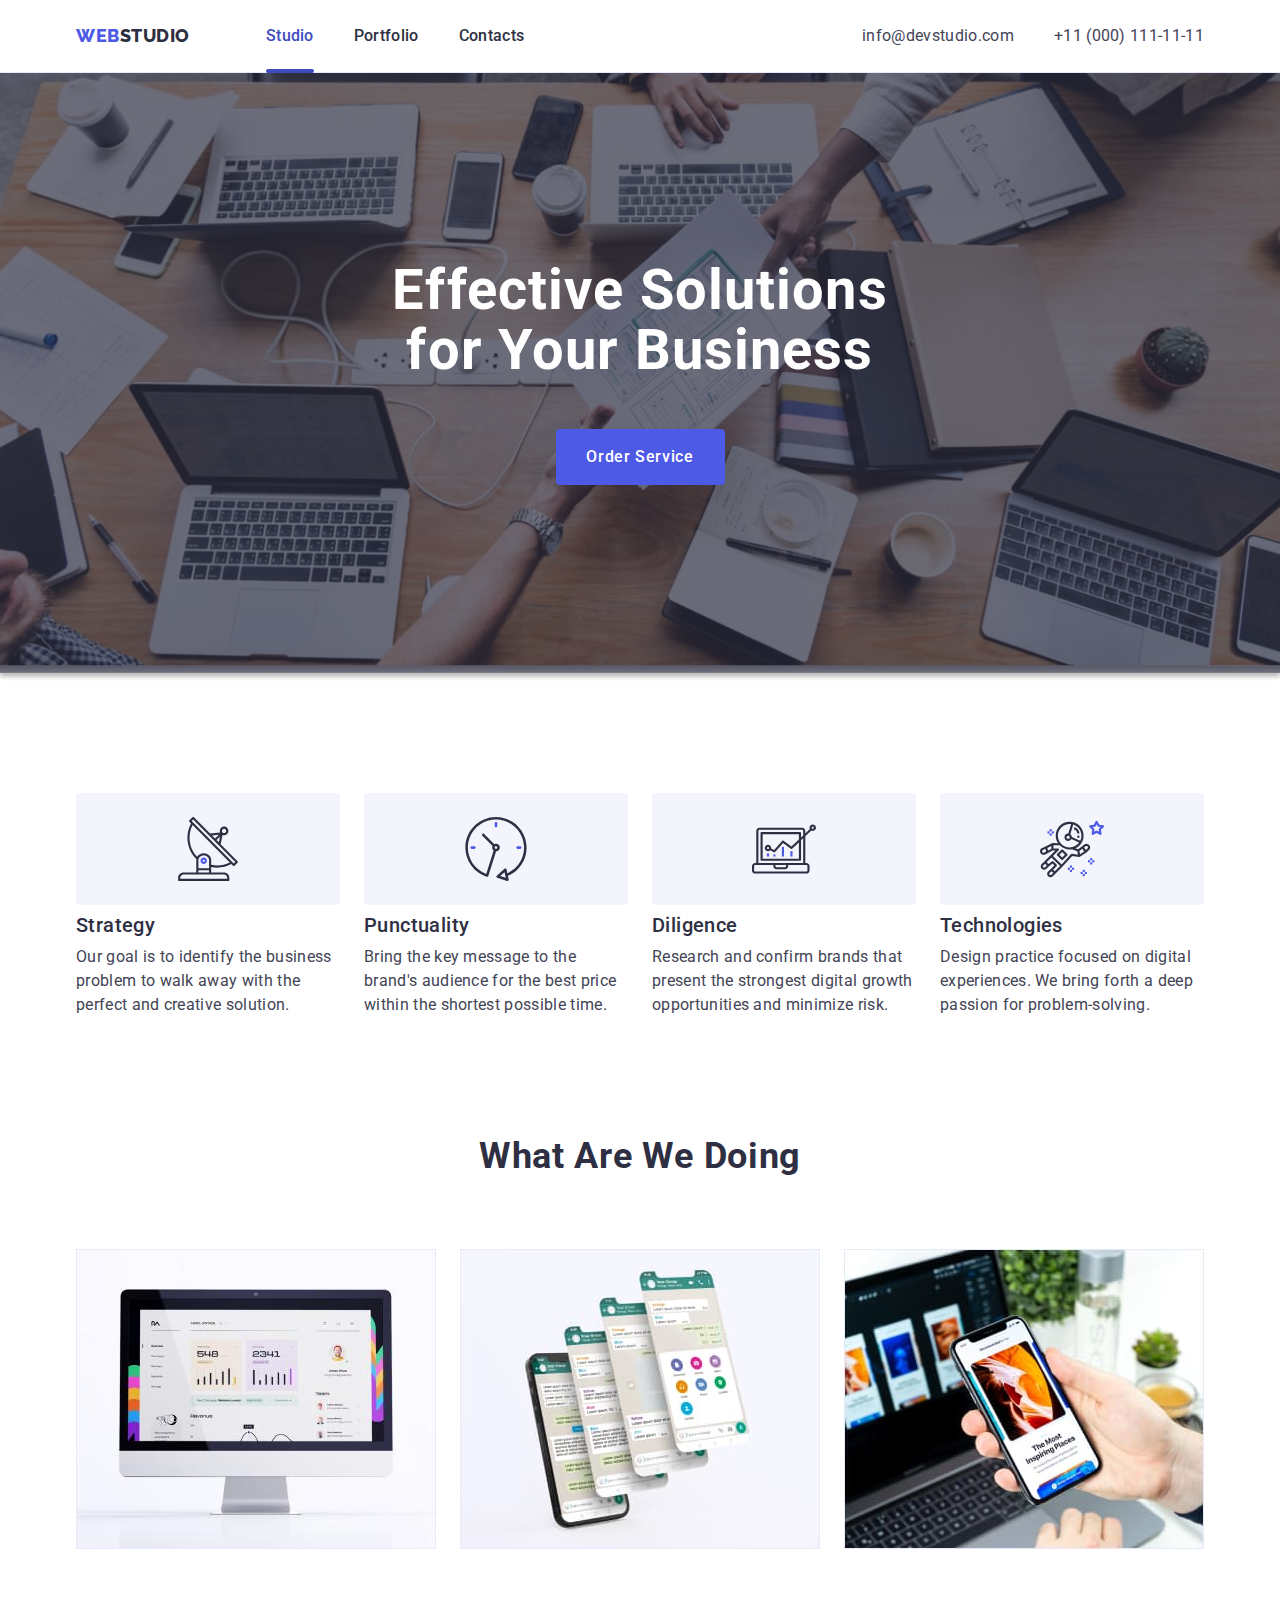
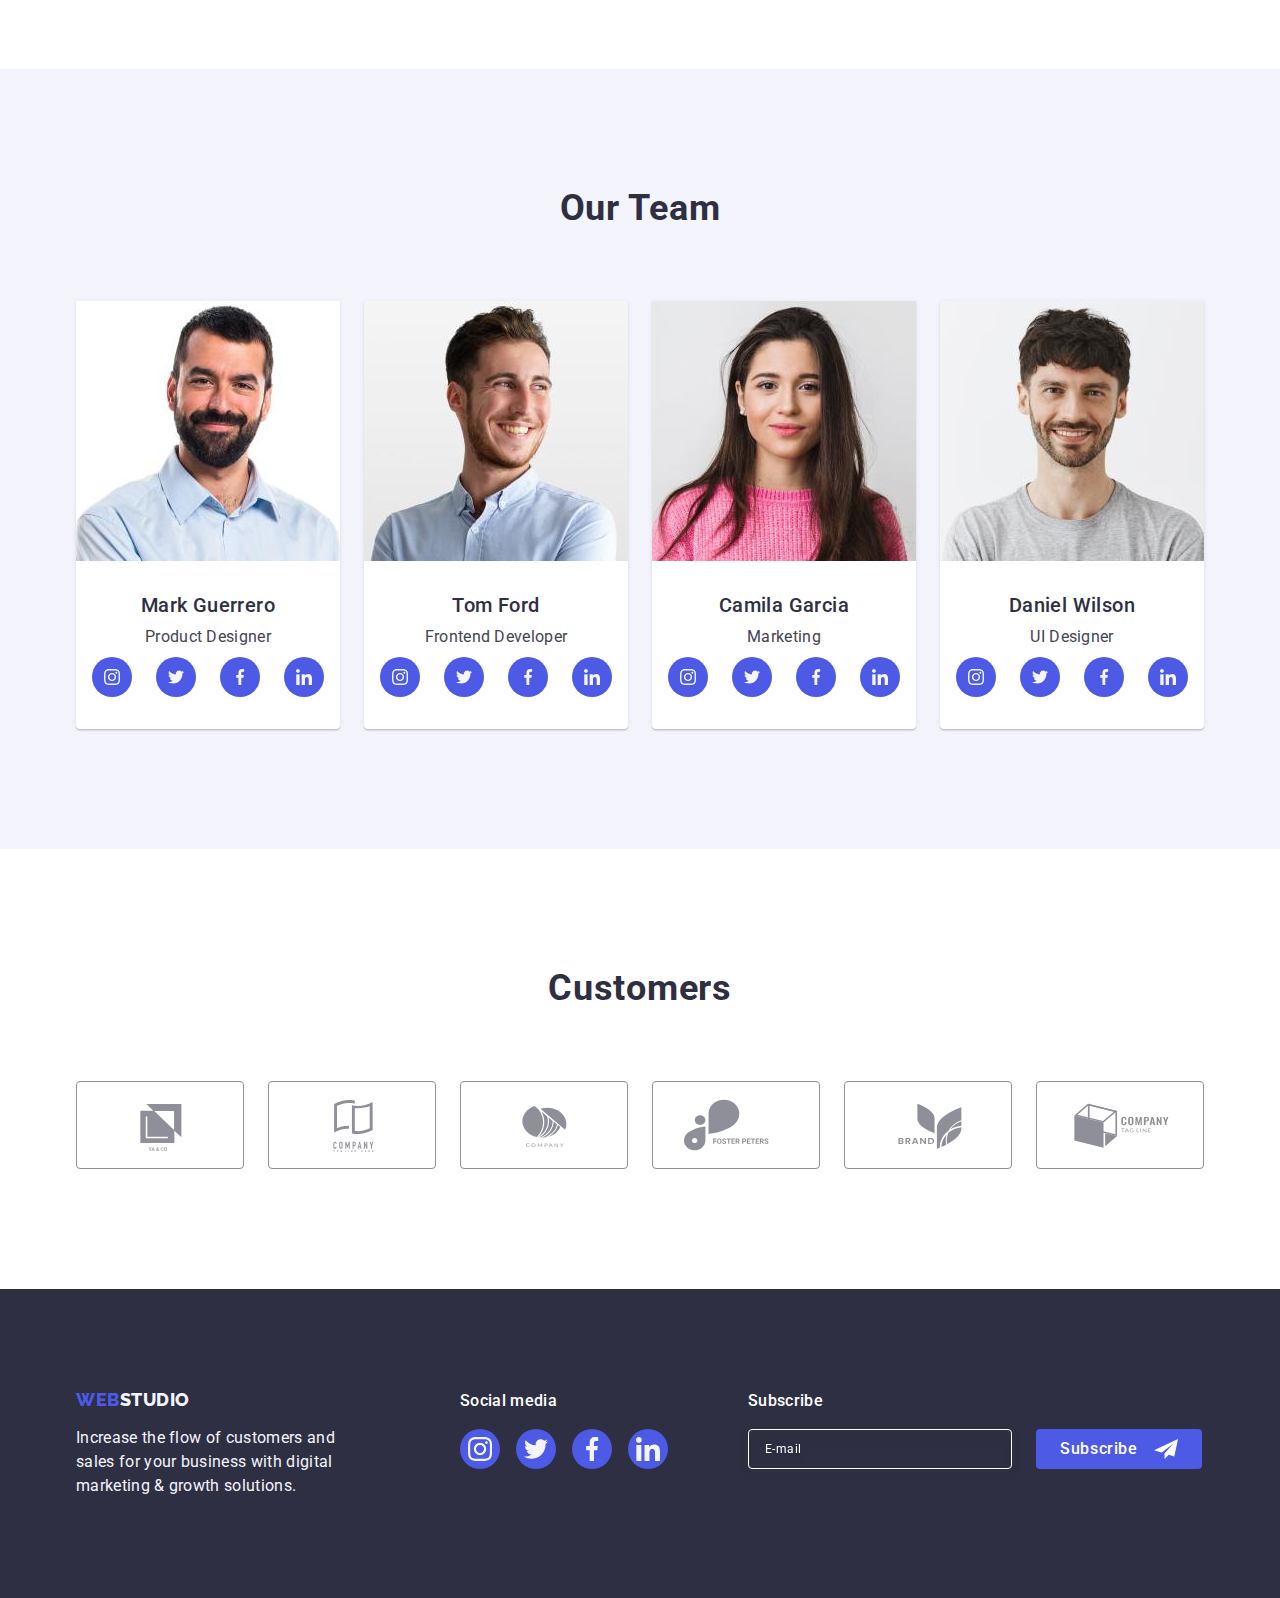
<file: index.html>
<!DOCTYPE html>
<html lang="en">
  <head>
    <meta charset="UTF-8" />
    <meta name="viewport" content="width=device-width, initial-scale=1.0" />
    <title>WebStudio</title>
    <link rel="preconnect" href="https://fonts.googleapis.com" />
    <link rel="preconnect" href="https://fonts.gstatic.com" crossorigin />
    <link
      href="https://fonts.googleapis.com/css2?family=Raleway:wght@800&family=Roboto:wght@400;500;700;900&display=swap"
      rel="stylesheet"
    />
    <link
      rel="stylesheet"
      href="https://cdnjs.cloudflare.com/ajax/libs/modern-normalize/2.0.0/modern-normalize.min.css"
    />
    <link rel="stylesheet" href="./css/styles.css" />
  </head>
  <body>
    <header class="header">
      <div class="container flex-box">
        <!-- Main navigation -->
        <nav class="nav-box">
          <!-- Logo -->
          <a href="./index.html" class="nav-logo link"
            >Web<span class="logo">Studio</span></a
          >
          <!-- main nav -->
          <ul class="list">
            <li class="item">
              <a
                href="./index.html"
                class="nav-links link link-underline active-page"
                >Studio</a
              >
            </li>

            <li class="item">
              <a href="./portfolio.html" class="nav-links link">Portfolio</a>
            </li>

            <li class="item">
              <a href="" class="nav-links link">Contacts</a>
            </li>
          </ul>
        </nav>
        <!-- Contacts -->
        <address class="address">
          <ul class="list">
            <li class="item">
              <a href="mailto:info@devstudio.com" class="address-links link"
                >info@devstudio.com</a
              >
            </li>

            <li class="item">
              <a href="tel:+110001111111" class="address-links link"
                >+11 (000) 111-11-11</a
              >
            </li>
          </ul>
        </address>
      </div>
    </header>
    <main>
      <!-- Hero section-->

      <section class="hero section">
        <div class="container">
          <h1 class="hero-title">Effective Solutions for Your Business</h1>
          <button type="button" class="hero-button" data-modal-open>
            Order Service
          </button>
        </div>
      </section>

      <!-- Section #2 -->
      <section class="features-section section">
        <div class="container">
          <!-- Оглавление нужно скрыть в будущем -->
          <h2 class="visually-hidden">Features</h2>
          <ul class="list">
            <li class="item">
              <div class="svg-box">
                <svg class="svg" width="64" height="64">
                  <use href="./images/icons.svg#icon-antenna"></use>
                </svg>
              </div>
              <h3 class="features-title">Strategy</h3>
              <p class="features-text">
                Our goal is to identify the business problem to walk away with
                the perfect and creative solution.
              </p>
            </li>

            <li class="item">
              <div class="svg-box">
                <svg class="svg" width="64" height="64">
                  <use href="./images/icons.svg#icon-clock"></use>
                </svg>
              </div>
              <h3 class="features-title">Punctuality</h3>
              <p class="features-text">
                Bring the key message to the brand's audience for the best price
                within the shortest possible time.
              </p>
            </li>

            <li class="item">
              <div class="svg-box">
                <svg class="svg" width="64" height="64">
                  <use href="./images/icons.svg#icon-diagram"></use>
                </svg>
              </div>
              <h3 class="features-title">Diligence</h3>
              <p class="features-text">
                Research and confirm brands that present the strongest digital
                growth opportunities and minimize risk.
              </p>
            </li>

            <li class="item">
              <div class="svg-box">
                <svg class="svg" width="64" height="64">
                  <use href="./images/icons.svg#icon-astronaut"></use>
                </svg>
              </div>
              <h3 class="features-title">Technologies</h3>
              <p class="features-text">
                Design practice focused on digital experiences. We bring forth a
                deep passion for problem-solving.
              </p>
            </li>
          </ul>
        </div>
      </section>
      <!-- Section #3  -->
      <section class="project-section section">
        <div class="container">
          <h2 class="project-title">What are we doing</h2>
          <ul class="list">
            <li class="item">
              <img
                src="./images/macbook.jpg"
                alt="pc application"
                width="360"
                height="300"
              />
            </li>

            <li class="item">
              <img
                src="./images/phone-screen.jpg"
                alt="smartphone application"
                width="360"
                height="300"
              />
            </li>

            <li class="item">
              <img
                src="./images/laptopandphone.jpg"
                alt="pc and phone synchronized"
                width="360"
                height="300"
              />
            </li>
          </ul>
        </div>
      </section>
      <!-- Section #4 -->
      <section class="team-section section">
        <div class="container">
          <h2 class="team-title">Our team</h2>
          <ul class="list">
            <li class="item">
              <img
                src="./images/team-members/guerrero.jpg"
                alt="Product Designer"
                width="264"
                height="260"
              />
              <div class="card-text">
                <h3 class="employee">Mark Guerrero</h3>
                <p class="position">Product Designer</p>
                <ul class="social-list list">
                  <li class="social-list-item">
                    <a href="" class="social-list-link">
                      <svg class="social-list-svg" width="16" height="16">
                        <use href="./images/icons.svg#icon-instagram"></use>
                      </svg>
                    </a>
                  </li>

                  <li class="social-list-item">
                    <a href="" class="social-list-link">
                      <svg class="social-list-svg" width="16" height="16">
                        <use href="./images/icons.svg#icon-twitter"></use>
                      </svg>
                    </a>
                  </li>

                  <li class="social-list-item">
                    <a href="" class="social-list-link">
                      <svg class="social-list-svg" width="16" height="16">
                        <use href="./images/icons.svg#icon-facebook"></use>
                      </svg>
                    </a>
                  </li>

                  <li class="social-list-item">
                    <a href="" class="social-list-link">
                      <svg class="social-list-svg" width="16" height="16">
                        <use href="./images/icons.svg#icon-linkedin"></use>
                      </svg>
                    </a>
                  </li>
                </ul>
              </div>
            </li>

            <li class="item">
              <img
                src="./images/team-members/ford.jpg"
                alt="Frontend Developer"
                width="264"
                height="260"
              />
              <div class="card-text">
                <h3 class="employee">Tom Ford</h3>
                <p class="position">Frontend Developer</p>
                <ul class="social-list list">
                  <li class="social-list-item">
                    <a href="" class="social-list-link">
                      <svg class="social-list-svg" width="16" height="16">
                        <use href="./images/icons.svg#icon-instagram"></use>
                      </svg>
                    </a>
                  </li>

                  <li class="social-list-item">
                    <a href="" class="social-list-link">
                      <svg class="social-list-svg" width="16" height="16">
                        <use href="./images/icons.svg#icon-twitter"></use>
                      </svg>
                    </a>
                  </li>

                  <li class="social-list-item">
                    <a href="" class="social-list-link">
                      <svg class="social-list-svg" width="16" height="16">
                        <use href="./images/icons.svg#icon-facebook"></use>
                      </svg>
                    </a>
                  </li>
                  <li class="social-list-item">
                    <a href="" class="social-list-link">
                      <svg class="social-list-svg" width="16" height="16">
                        <use href="./images/icons.svg#icon-linkedin"></use>
                      </svg>
                    </a>
                  </li>
                </ul>
              </div>
            </li>

            <li class="item">
              <img
                src="./images/team-members/garcia.jpg"
                alt="Marketing"
                width="264"
                height="260"
              />
              <div class="card-text">
                <h3 class="employee">Camila Garcia</h3>
                <p class="position">Marketing</p>
                <ul class="social-list list">
                  <li class="social-list-item">
                    <a href="" class="social-list-link">
                      <svg class="social-list-svg" width="16" height="16">
                        <use href="./images/icons.svg#icon-instagram"></use>
                      </svg>
                    </a>
                  </li>

                  <li class="social-list-item">
                    <a href="" class="social-list-link">
                      <svg class="social-list-svg" width="16" height="16">
                        <use href="./images/icons.svg#icon-twitter"></use>
                      </svg>
                    </a>
                  </li>

                  <li class="social-list-item">
                    <a href="" class="social-list-link">
                      <svg class="social-list-svg" width="16" height="16">
                        <use href="./images/icons.svg#icon-facebook"></use>
                      </svg>
                    </a>
                  </li>

                  <li class="social-list-item">
                    <a href="" class="social-list-link">
                      <svg class="social-list-svg" width="16" height="16">
                        <use href="./images/icons.svg#icon-linkedin"></use>
                      </svg>
                    </a>
                  </li>
                </ul>
              </div>
            </li>

            <li class="item">
              <img
                src="./images/team-members/wilson.jpg"
                alt="UI Designer"
                width="264"
                height="260"
              />
              <div class="card-text">
                <h3 class="employee">Daniel Wilson</h3>
                <p class="position">UI Designer</p>
                <ul class="social-list list">
                  <li class="social-list-item">
                    <a href="" class="social-list-link">
                      <svg class="social-list-svg" width="16" height="16">
                        <use href="./images/icons.svg#icon-instagram"></use>
                      </svg>
                    </a>
                  </li>
                  <li class="social-list-item">
                    <a href="" class="social-list-link">
                      <svg class="social-list-svg" width="16" height="16">
                        <use href="./images/icons.svg#icon-twitter"></use>
                      </svg>
                    </a>
                  </li>

                  <li class="social-list-item">
                    <a href="" class="social-list-link">
                      <svg class="social-list-svg" width="16" height="16">
                        <use href="./images/icons.svg#icon-facebook"></use>
                      </svg>
                    </a>
                  </li>

                  <li class="social-list-item">
                    <a href="" class="social-list-link">
                      <svg class="social-list-svg" width="16" height="16">
                        <use href="./images/icons.svg#icon-linkedin"></use>
                      </svg>
                    </a>
                  </li>
                </ul>
              </div>
            </li>
          </ul>
        </div>
      </section>
      <!-- Section 5 -->
      <section class="customer section">
        <div class="container">
          <h2 class="customer-title">Customers</h2>
          <ul class="list">
            <li class="item">
              <a href="" class="customer-list-link">
                <svg class="social-list-svg" width="104" height="56">
                  <use href="./images/icons.svg#icon-yaco"></use>
                </svg>
              </a>
            </li>

            <li class="item">
              <a href="" class="customer-list-link">
                <svg class="social-list-svg" width="104" height="56">
                  <use href="./images/icons.svg#icon-tagline"></use>
                </svg>
              </a>
            </li>

            <li class="item">
              <a href="" class="customer-list-link">
                <svg class="social-list-svg" width="104" height="56">
                  <use href="./images/icons.svg#icon-company"></use>
                </svg>
              </a>
            </li>

            <li class="item">
              <a href="" class="customer-list-link">
                <svg class="social-list-svg" width="104" height="56">
                  <use href="./images/icons.svg#icon-foster"></use>
                </svg>
              </a>
            </li>

            <li class="item">
              <a href="" class="customer-list-link">
                <svg class="social-list-svg" width="104" height="56">
                  <use href="./images/icons.svg#icon-brand"></use>
                </svg>
              </a>
            </li>

            <li class="item">
              <a href="" class="customer-list-link">
                <svg class="social-list-svg" width="104" height="56">
                  <use href="./images/icons.svg#icon-comptag"></use>
                </svg>
              </a>
            </li>
          </ul>
        </div>
      </section>
    </main>

    <footer class="footer-section section">
      <div class="container">
        <div class="footer-text">
          <a href="./index.html" class="footer-logo link">
            Web<span class="foot-logo">Studio</span></a
          >
          <p class="footer-text">
            Increase the flow of customers and sales for your business with
            digital marketing & growth solutions.
          </p>
        </div>
        <div class="footer-links">
          <p class="footer-head">Social media</p>
          <ul class="social-list list">
            <li class="social-list-item">
              <a href="" class="social-list-link">
                <svg class="social-list-svg" width="24" height="24">
                  <use href="./images/icons.svg#icon-instagram"></use>
                </svg>
              </a>
            </li>

            <li class="social-list-item">
              <a href="" class="social-list-link">
                <svg class="social-list-svg" width="24" height="24">
                  <use href="./images/icons.svg#icon-twitter"></use>
                </svg>
              </a>
            </li>

            <li class="social-list-item">
              <a href="" class="social-list-link">
                <svg class="social-list-svg" width="24" height="24">
                  <use href="./images/icons.svg#icon-facebook"></use>
                </svg>
              </a>
            </li>

            <li class="social-list-item">
              <a href="" class="social-list-link">
                <svg class="social-list-svg" width="24" height="24">
                  <use href="./images/icons.svg#icon-linkedin"></use>
                </svg>
              </a>
            </li>
          </ul>
        </div>
        <div class="sub-field">
          <p class="footer-head">Subscribe</p>
          <form class="footer-form">
            <label class="footer-email">
              <input
                type="email"
                name="email"
                placeholder="E-mail"
                class="footer-input"
                required
              />
            </label>
            <button type="submit" class="footer-button">
              Subscribe
              <svg
                width="24"
                height="24"
                class="anotersvgbuttonclassforonemargin"
              >
                <use href="./images/icons.svg#telegram"></use>
              </svg>
            </button>
          </form>
        </div>
      </div>
    </footer>
    <!-- модалка -->
    <div class="backdrop is-hidden" data-modal>
      <div class="modal">
        <button type="button" class="close-button" data-modal-close>
          <svg class="svg-button" width="8" height="8">
            <use href="./images/icons.svg#icon-close-button"></use>
          </svg>
        </button>

        <p class="modal-h">Leave your contacts and we will call you back</p>

        <form class="modal-form" autocomplete="off">
          <div class="why-div">
            <label class="form-item" for="user-name"> Name</label>
            <div class="form-item-wrapper">
              <input
                id="user-name"
                type="text"
                name="user-name"
                class="form-item-imput"
                required
              />
              <svg width="18" height="24" class="modal-icon">
                <use href="./images/icons.svg#icon-person"></use>
              </svg>
            </div>
          </div>
          <div class="why-div">
            <label class="form-item" for="user-phone"> Phone</label>
            <div class="form-item-wrapper">
              <input
                id="user-phone"
                type="tel"
                name="user_phone"
                class="form-item-imput"
                required
              />
              <svg width="18" height="24" class="modal-icon">
                <use href="./images/icons.svg#icon-phone"></use>
              </svg>
            </div>
          </div>
          <div class="why-div">
            <label class="form-item" for="user-email"> Email</label>
            <div class="form-item-wrapper">
              <input
                id="user-email"
                type="email"
                name="user_email"
                class="form-item-imput"
                required
              />
              <svg width="18" height="24" class="modal-icon">
                <use href="./images/icons.svg#icon-mail"></use>
              </svg>
            </div>
          </div>

          <div class="why-div-textarea">
            <label class="form-item" for="user-comment"> Comment</label>
            <textarea
              id="user-comment"
              name="user-comment"
              class="form-item-textarea"
              placeholder="Text input"
            ></textarea>
          </div>

          <div class="why-div-checkbox">
            <input
              id="user-privacy"
              type="checkbox"
              name="user-privacy"
              value="true"
              class="checkbox visually-hidden"
            />
            <label for="user-privacy" class="form-item-checkbox">
              <span class="checkbox-icon"
                ><svg width="10" height="8" class="checkbox-svg">
                  <use href="./images/icons.svg#icon-click"></use>
                </svg>
              </span>
              I accept the terms and conditions of the
              <a href="" class="policy-link">Privacy Policy</a>
            </label>
          </div>

          <button type="submit" class="modal-button">Send</button>
        </form>
      </div>
    </div>
    <!-- js -->
    <script src="./js/modal.js"></script>
  </body>
</html>
</file>
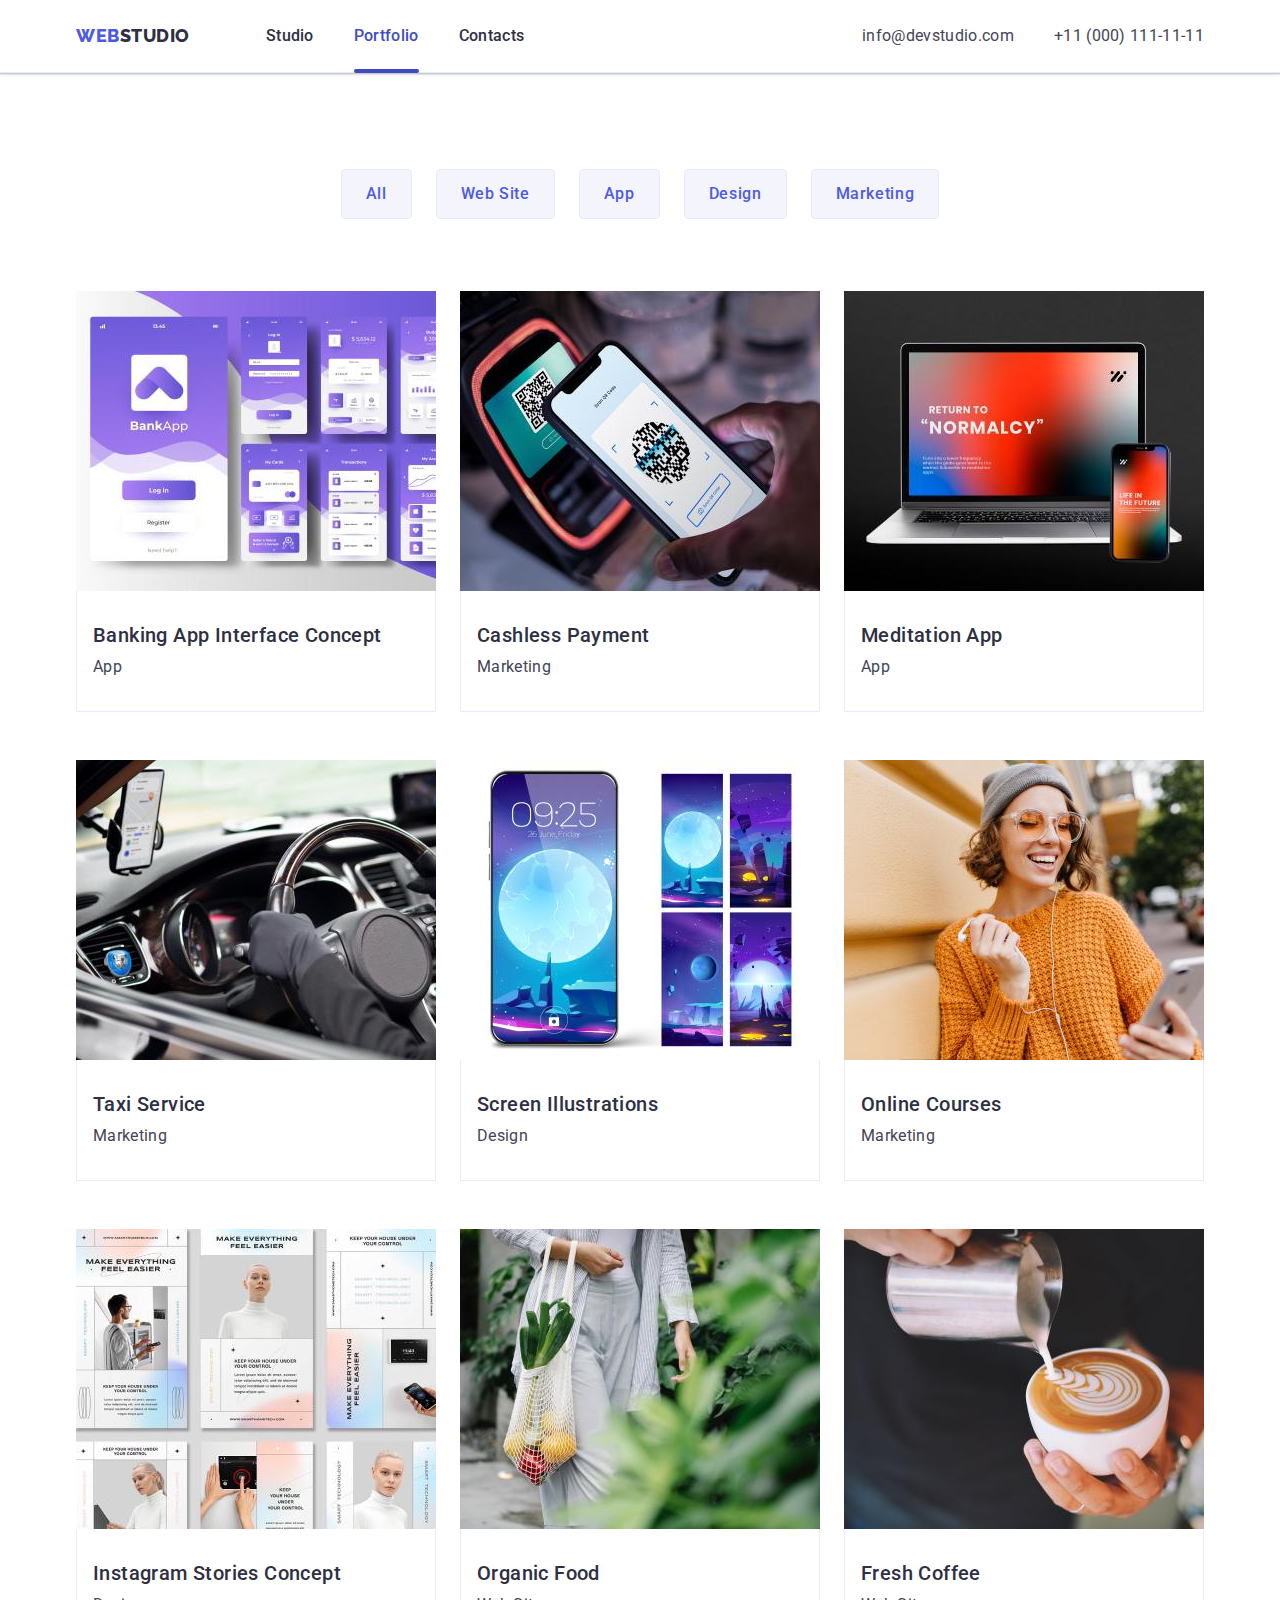
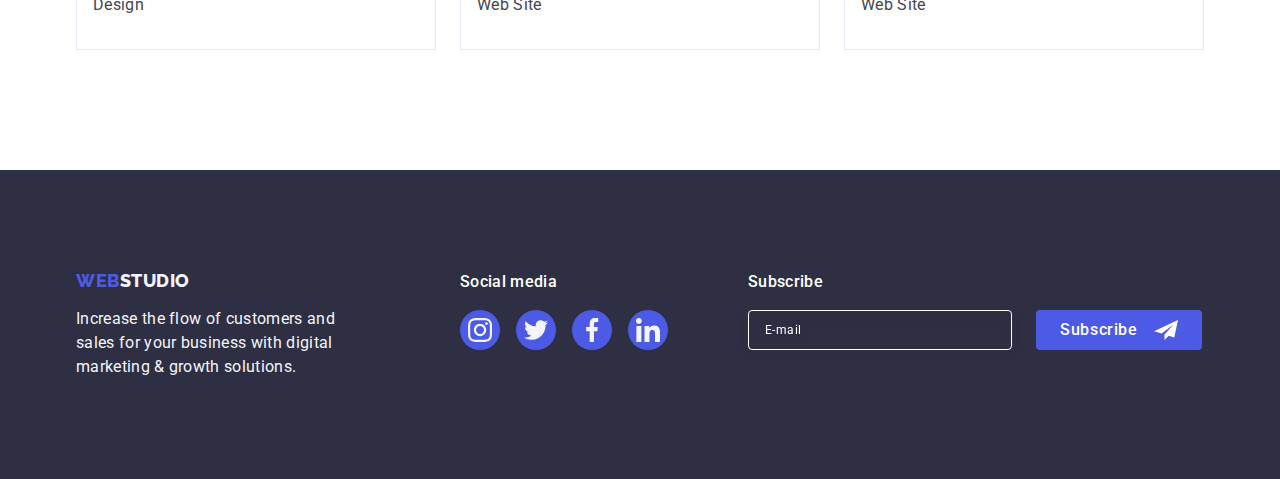
<file: portfolio.html>
<!DOCTYPE html>
<html lang="en">
  <head>
    <meta charset="UTF-8" />
    <meta name="viewport" content="width=device-width, initial-scale=1.0" />
    <title>WebStudio</title>
    <link rel="preconnect" href="https://fonts.googleapis.com" />
    <link rel="preconnect" href="https://fonts.gstatic.com" crossorigin />
    <link
      href="https://fonts.googleapis.com/css2?family=Raleway:wght@800&family=Roboto:wght@400;500;700;900&display=swap"
      rel="stylesheet"
    />
    <link
      rel="stylesheet"
      href="https://cdnjs.cloudflare.com/ajax/libs/modern-normalize/2.0.0/modern-normalize.min.css"
    />
    <link rel="stylesheet" href="./css/styles.css" />
  </head>
  <body>
    <header class="header">
      <div class="container flex-box">
        <!-- Main navigation -->
        <nav class="nav-box">
          <!-- Logo -->
          <a href="./index.html" class="nav-logo link"
            >Web<span class="logo">Studio</span></a
          >
          <ul class="list">
            <li class="item">
              <a href="./index.html" class="nav-links link">Studio</a>
            </li>

            <li class="item">
              <a
                href="./portfolio.html"
                class="nav-links link link-underline active-page"
                >Portfolio</a
              >
            </li>

            <li class="item">
              <a href="" class="nav-links link">Contacts</a>
            </li>
          </ul>
        </nav>
        <!-- Contacts -->
        <address class="address">
          <ul class="list">
            <li class="item">
              <a href="mailto:info@devstudio.com" class="address-links link"
                >info@devstudio.com</a
              >
            </li>

            <li class="item">
              <a href="tel:+110001111111" class="address-links link"
                >+11 (000) 111-11-11</a
              >
            </li>
          </ul>
        </address>
      </div>
    </header>
    <!-- Main -->
    <main>
      <section class="potfolio section">
        <!-- Скрытый заголовок -->
        <div class="container">
          <h1 class="portfolio-title visually-hidden">Portfolio</h1>
          <ul class="filter list">
            <li class="item">
              <button type="button" class="filter-button">All</button>
            </li>

            <li class="item">
              <button type="button" class="filter-button">Web Site</button>
            </li>

            <li class="item">
              <button type="button" class="filter-button">App</button>
            </li>

            <li class="item">
              <button type="button" class="filter-button">Design</button>
            </li>

            <li class="item">
              <button type="button" class="filter-button">Marketing</button>
            </li>
          </ul>

          <ul class="portfolio-list list">
            <li class="item">
              <a href="" class="link">
                <div class="pop-up-box">
                  <img
                    src="./images/portfolio/banking-app.jpg"
                    alt="banking-app"
                    width="360"
                    height="300"
                  />
                  <p class="pop-up">
                    14 Stylish and User-Friendly App Design Concepts · Task
                    Manager App · Calorie Tracker App · Exotic Fruit Ecommerce
                    App · Cloud Storage App
                  </p>
                </div>
                <div class="card-text">
                  <h2 class="title">Banking App Interface Concept</h2>
                  <p class="text">App</p>
                </div>
              </a>
            </li>

            <li class="item">
              <a href="" class="link">
                <div class="pop-up-box">
                  <img
                    src="./images/portfolio/cashless-payment.jpg"
                    alt="cashless-payment"
                    width="360"
                    height="300"
                  />
                  <p class="pop-up">
                    14 Stylish and User-Friendly App Design Concepts · Task
                    Manager App · Calorie Tracker App · Exotic Fruit Ecommerce
                    App · Cloud Storage App
                  </p>
                </div>
                <div class="card-text">
                  <h2 class="title">Cashless Payment</h2>
                  <p class="text">Marketing</p>
                </div>
              </a>
            </li>

            <li class="item">
              <a href="" class="link">
                <div class="pop-up-box">
                  <img
                    src="./images/portfolio/meditation.jpg"
                    alt="meditation-app"
                    width="360"
                    height="300"
                  />
                  <p class="pop-up">
                    14 Stylish and User-Friendly App Design Concepts · Task
                    Manager App · Calorie Tracker App · Exotic Fruit Ecommerce
                    App · Cloud Storage App
                  </p>
                </div>
                <div class="card-text">
                  <h2 class="title">Meditation App</h2>
                  <p class="text">App</p>
                </div>
              </a>
            </li>

            <li class="item">
              <a href="" class="link">
                <div class="pop-up-box">
                  <img
                    src="./images/portfolio/taxi.jpg"
                    alt="taxi-service"
                    width="360"
                    height="300"
                  />
                  <p class="pop-up">
                    14 Stylish and User-Friendly App Design Concepts · Task
                    Manager App · Calorie Tracker App · Exotic Fruit Ecommerce
                    App · Cloud Storage App
                  </p>
                </div>

                <div class="card-text">
                  <h2 class="title">Taxi Service</h2>
                  <p class="text">Marketing</p>
                </div>
              </a>
            </li>

            <li class="item">
              <a href="" class="link">
                <div class="pop-up-box">
                  <img
                    src="./images/portfolio/screen.jpg"
                    alt="screan-illustrations"
                    width="360"
                    height="300"
                  />
                  <p class="pop-up">
                    14 Stylish and User-Friendly App Design Concepts · Task
                    Manager App · Calorie Tracker App · Exotic Fruit Ecommerce
                    App · Cloud Storage App
                  </p>
                </div>
                <div class="card-text">
                  <h2 class="title">Screen Illustrations</h2>
                  <p class="text">Design</p>
                </div>
              </a>
            </li>

            <li class="item">
              <a href="" class="link">
                <div class="pop-up-box">
                  <img
                    src="./images/portfolio/courses.jpg"
                    alt="online-courses"
                    width="360"
                    height="300"
                  />
                  <p class="pop-up">
                    14 Stylish and User-Friendly App Design Concepts · Task
                    Manager App · Calorie Tracker App · Exotic Fruit Ecommerce
                    App · Cloud Storage App
                  </p>
                </div>

                <div class="card-text">
                  <h2 class="title">Online Courses</h2>
                  <p class="text">Marketing</p>
                </div>
              </a>
            </li>

            <li class="item">
              <a href="" class="link">
                <div class="pop-up-box">
                  <img
                    src="./images/portfolio/insta-stories.jpg"
                    alt="insta-stories"
                    width="360"
                    height="300"
                  />
                  <p class="pop-up">
                    14 Stylish and User-Friendly App Design Concepts · Task
                    Manager App · Calorie Tracker App · Exotic Fruit Ecommerce
                    App · Cloud Storage App
                  </p>
                </div>

                <div class="card-text">
                  <h2 class="title">Instagram Stories Concept</h2>
                  <p class="text">Design</p>
                </div>
              </a>
            </li>

            <li class="item">
              <a href="" class="link">
                <div class="pop-up-box">
                  <img
                    src="./images/portfolio/organic-food.jpg"
                    alt="organic-food"
                    width="360"
                    height="300"
                  />
                  <p class="pop-up">
                    14 Stylish and User-Friendly App Design Concepts · Task
                    Manager App · Calorie Tracker App · Exotic Fruit Ecommerce
                    App · Cloud Storage App
                  </p>
                </div>

                <div class="card-text">
                  <h2 class="title">Organic Food</h2>
                  <p class="text">Web Site</p>
                </div>
              </a>
            </li>

            <li class="item">
              <a href="" class="link">
                <div class="pop-up-box">
                  <img
                    src="./images/portfolio/fresh-coffee.jpg"
                    alt="fresh-coffee"
                    width="360"
                    height="300"
                  />
                  <p class="pop-up">
                    14 Stylish and User-Friendly App Design Concepts · Task
                    Manager App · Calorie Tracker App · Exotic Fruit Ecommerce
                    App · Cloud Storage App
                  </p>
                </div>

                <div class="card-text">
                  <h2 class="title">Fresh Coffee</h2>
                  <p class="text">Web Site</p>
                </div>
              </a>
            </li>
          </ul>
        </div>
      </section>
    </main>

    <!-- footer -->
    <footer class="footer-section section">
      <div class="container">
        <div class="footer-text">
          <a href="./index.html" class="footer-logo link">
            Web<span class="foot-logo">Studio</span></a
          >
          <p class="footer-text">
            Increase the flow of customers and sales for your business with
            digital marketing & growth solutions.
          </p>
        </div>
        <div class="footer-links">
          <p class="footer-head">Social media</p>
          <ul class="social-list list">
            <li class="social-list-item">
              <a href="" class="social-list-link">
                <svg class="social-list-svg" width="24" height="24">
                  <use href="./images/icons.svg#icon-instagram"></use>
                </svg>
              </a>
            </li>

            <li class="social-list-item">
              <a href="" class="social-list-link">
                <svg class="social-list-svg" width="24" height="24">
                  <use href="./images/icons.svg#icon-twitter"></use>
                </svg>
              </a>
            </li>

            <li class="social-list-item">
              <a href="" class="social-list-link">
                <svg class="social-list-svg" width="24" height="24">
                  <use href="./images/icons.svg#icon-facebook"></use>
                </svg>
              </a>
            </li>

            <li class="social-list-item">
              <a href="" class="social-list-link">
                <svg class="social-list-svg" width="24" height="24">
                  <use href="./images/icons.svg#icon-linkedin"></use>
                </svg>
              </a>
            </li>
          </ul>
        </div>
        <div class="sub-field">
          <p class="footer-head">Subscribe</p>
          <form class="footer-form">
            <label class="footer-email">
              <input
                type="email"
                name="email"
                placeholder="E-mail"
                class="footer-input"
              />
            </label>
            <button type="submit" class="footer-button">
              Subscribe
              <svg
                width="24"
                height="24"
                class="anotersvgbuttonclassforonemargin"
              >
                <use href="./images/icons.svg#telegram"></use>
              </svg>
            </button>
          </form>
        </div>
      </div>
    </footer>
  </body>
</html>
</file>
<file: css/styles.css>
*,
*::before,
*::after {
  box-sizing: border-box;
}
/* Colors */
/* главный цвет для фона - #ffffff; главный цвет для шрифта - #434455 , для заголовков - #2E2F42 */
/* header - #ffffff + line br - #E7E9FC */
/* button - #4D5AE5 */
/* logo - web - #4D5AE5 m studio - #2E2F42 */
/* hero  - text #ffffff */

:root {
  --text-color: #434455;
  --h-color: #2e2f42;
  --footer-background-color: #2e2f42;
  --pressed-state: #404bbf;
  --primary-brand: #4d5ae5;
  --lightslate: #8e8f99;
  --secondary-background-color: #f4f4fd;
  --white-background: #ffffff;
  --white-text: #ffffff;
  --footer-cloud-text: #f4f4fd;
  --br-line-color: #e7e9fc;
  --hero-bg: rgba(46, 47, 66, 0.7);
  --navyblue-modal: rgba(46, 47, 66, 0.4);
  --dairy: #fcfcfc;

  --transition: 250ms cubic-bezier(0.4, 0, 0.2, 1);
}

body {
  background-color: var(--white-background);
  color: var(--text-color);

  font-family: Roboto, sans-serif;
  letter-spacing: 0.02em;
}
/* Utility */

/* картинки в блоки и макс длина */

img {
  display: block;
  max-width: 100%;
}

/* убрать для ссылок цвет */
.link {
  text-decoration: none;
}
/* убрать точки для списков */
.list {
  list-style: none;
}

.container {
  width: 1158px;
  padding-left: 15px;
  padding-right: 15px;
  margin: 0 auto;
}

/* убрать падинг у ссылок */
ul {
  padding: 0;
  margin: 0;
}
/* убрать маржин у текстовых контейнеров */
h1,
h2,
h3,
p {
  margin: 0;
}
/* Скрыть заголовки */
.visually-hidden {
  position: absolute;
  width: 1px;
  height: 1px;
  margin: -1px;
  border: 0;
  padding: 0;

  clip: rect(0 0 0 0);
  overflow: hidden;
}

/* Cкрыть модалку */

.is-hidden {
  opacity: 0;
  visibility: hidden;
  pointer-events: none;
}

/* Header */

.header {
  border-bottom: 1px solid var(--br-line-color);

  box-shadow: 0px 1px 6px 0px rgba(46, 47, 66, 0.08),
    0px 1px 1px 0px rgba(46, 47, 66, 0.16),
    0px 2px 1px 0px rgba(46, 47, 66, 0.08);
}

.header > .flex-box {
  display: flex;
  align-items: center;
}

.nav-box {
  display: flex;
  align-items: center;
}

.nav-box > .list {
  display: flex;
}

.nav-box .item:not(:last-child) {
  margin-right: 40px;
}

.logo {
  color: var(--h-color);
}
.nav-logo {
  margin-right: 76px;

  color: var(--primary-brand);

  font-family: Raleway, sans-serif;
  font-weight: 800;
  font-size: 18px;
  line-height: 1.17;
  letter-spacing: 0.03em;
  text-transform: uppercase;
}

/* Navigation  */

.nav-links {
  position: relative;

  display: block;
  padding-top: 24px;
  padding-bottom: 24px;

  color: var(--h-color);

  font-weight: 500;
  font-size: 16px;
  line-height: 1.5;

  transition: color var(--transition);
}
.address {
  font-style: normal;
  margin-left: auto;
}

.address > .list {
  display: flex;
  gap: 40px;
}

.address-links {
  color: var(--text-color);

  transition: color var(--transition);

  font-size: 16px;
  line-height: 1.5;
}
.nav-links:hover,
.nav-links:focus,
.address-links:hover,
.address-links:focus {
  color: var(--pressed-state);
}

/* Активная страница */
.link-underline::after {
  content: "";
  display: block;

  position: absolute;

  width: 100%;
  height: 4px;
  bottom: -1px;
  border-radius: 2px;

  background-color: var(--pressed-state);
}

.active-page {
  color: var(--pressed-state);
}

/* hero */

.hero {
  position: relative;
  margin: 0 auto;
  padding: 0;
  max-width: 1440px;
  background-image: linear-gradient(var(--hero-bg), var(--hero-bg)),
    url(../images/hero/people-office.jpg);
  background-repeat: no-repeat;
  background-position: center;
  background-size: cover;
  box-shadow: 0px 4px 4px 0px rgba(0, 0, 0, 0.25);

  text-align: center;
}

.hero.section {
  padding-top: 188px;
  padding-bottom: 188px;
}

.hero-title {
  max-width: 496px;
  margin-bottom: 48px;
  margin-right: auto;
  margin-left: auto;

  color: var(--white-text);

  font-size: 56px;
  line-height: 1.07;
  text-align: center;
  letter-spacing: 0.02em;
}

.hero-button {
  display: block;
  margin-right: auto;
  margin-left: auto;
  min-width: 169px;
  height: 56px;
  border-radius: 4px;
  border: none;

  color: var(--white-text);
  background-color: var(--primary-brand);

  transition: background-color var(--transition);

  cursor: pointer;
  font-family: Roboto, sans-serif;
  font-weight: 500;
  font-size: 16px;
  line-height: 1.5;
  letter-spacing: 0.04em;
}
.hero-button:hover,
.hero-button:focus {
  background-color: var(--pressed-state);
}
/* main */
/* section 2 */

.features-section.section {
  padding-top: 120px;
  padding-bottom: 120px;
}
.features-section .list {
  display: flex;
  gap: 24px;
}
.features-section .item {
  min-width: 264px;
}
.features-section .features-title {
  margin-bottom: 8px;
}

/* svg для 2 части */
.features-section .svg-box {
  display: flex;
  align-items: center;
  justify-content: center;
  margin: 0 0 8px 0;

  height: 112px;
  border-radius: 4px;

  background-color: var(--secondary-background-color);
}

.features-title {
  color: var(--h-color);

  font-weight: 500;
  font-size: 20px;
  line-height: 1.2;
  letter-spacing: 0.02em;
}
.features-text {
  font-size: 16px;
  line-height: 1.5;
}
/* section 3/4 */
.project-section.section {
  padding-bottom: 120px;
}
.project-section .list {
  display: flex;
  gap: 24px;
}

.project-title,
.team-title,
.customer-title {
  margin-bottom: 72px;

  color: var(--h-color);

  font-size: 36px;
  line-height: 1.11;
  letter-spacing: 0.02em;
  text-align: center;
  text-transform: capitalize;
}

/* 4 */

.team-section {
  background-color: var(--secondary-background-color);
}

.team-section .item {
  width: calc((100% - 72px) / 4);
  border-radius: 0 0 4px 4px;

  background-color: var(--white-background);

  box-shadow: 0px 2px 1px 0px rgba(46, 47, 66, 0.08),
    0px 1px 1px 0px rgba(46, 47, 66, 0.16),
    0px 1px 6px 0px rgba(46, 47, 66, 0.08);
}

.team-section.section {
  padding-top: 120px;
  padding-bottom: 120px;
}

.team-section .card-text {
  padding: 32px 16px;
}

.team-section .employee {
  margin-bottom: 8px;

  color: var(--h-color);

  font-weight: 500;
  font-size: 20px;
  line-height: 1.2;
  letter-spacing: 0.02em;
  text-align: center;
}
.team-section .position {
  margin-bottom: 8px;

  color: var(--text-color);

  font-size: 16px;
  line-height: 1.5;
  text-align: center;
}

.team-section .list {
  display: flex;
  gap: 24px;
}

.team-section .social-list {
  justify-content: center;
}

/* 4 icons */

.social-list-link {
  display: flex;
  height: 40px;
  width: 40px;
  border-radius: 50%;
  justify-content: center;
  align-items: center;

  background-color: var(--primary-brand);

  transition: background-color var(--transition);
}

.social-list-link:hover,
.social-list-link:focus {
  background-color: var(--pressed-state);
}

.social-list-svg {
  fill: var(--footer-cloud-text);
}

/* customer-section №5 */

.customer.section {
  padding: 120px 0;
}

.customer-title {
  margin-bottom: 72px;
}
.customer .list {
  display: flex;
  gap: 24px;
}

.customer .item {
  width: calc((100% - 120px) / 6);
  height: 88px;
}
.customer-list-link {
  display: flex;
  width: 100%;
  height: 100%;
  justify-content: center;
  align-items: center;
  border: 1px solid var(--lightslate);
  border-radius: 4px;

  color: var(--lightslate);

  transition: border-color var(--transition), color var(--transition);
}

.customer-list-link:hover,
.customer-list-link:focus {
  border-color: var(--pressed-state);
  color: var(--pressed-state);
}

.customer .social-list-svg {
  fill: currentColor;
}

/* footer */
.footer-section {
  background-color: var(--footer-background-color);
}

.footer-section.section {
  padding: 100px 0;
}
.footer-section .container {
  display: flex;
  align-items: baseline;
}
.footer-links .social-list {
  display: flex;
  justify-content: center;
  gap: 16px;
}
.footer-logo {
  display: inline-block;
  margin-bottom: 16px;

  color: var(--primary-brand);

  font-family: Raleway, sans-serif;
  font-weight: 800;
  font-size: 18px;
  line-height: 1.17;
  letter-spacing: 0.03em;
  text-transform: uppercase;
}

.footer-text {
  width: 264px;
  margin-right: 120px;

  color: var(--footer-cloud-text);

  font-size: 16px;
  line-height: 1.5;
}
.foot-logo {
  color: var(--footer-cloud-text);
}

.footer-head {
  margin-bottom: 16px;

  color: var(--white-text);

  font-size: 16px;
  font-family: Roboto;
  font-weight: 500;
  line-height: 1.5;
  letter-spacing: 0.32px;
}

.footer-section .social-list-link:hover,
.footer-section .social-list-link:focus {
  background-color: #31d0aa;
}

/* footer-field */

.sub-field {
  margin-left: 80px;
}

.footer-form {
  display: flex;
  gap: 24px;
}

.footer-email {
  display: flex;
  align-items: center;
}

.footer-input {
  display: block;
  width: 264px;
  height: 40px;
  padding-left: 16px;
  border-radius: 4px;
  border: 1px solid var(--white-background);

  filter: drop-shadow(0px 4px 4px rgba(0, 0, 0, 0.15));

  background-color: transparent;
  color: var(--white-text);

  font-size: 12px;
  font-family: Roboto;
  font-style: normal;
  font-weight: 400;
  line-height: 1.5;
  letter-spacing: 0.48px;
}

.footer-input::placeholder {
  color: var(--white, #fff);
}

.footer-button {
  display: flex;
  min-width: 165px;
  height: 40px;
  padding: 8px 24px;
  justify-content: center;
  align-items: center;

  border-color: transparent;
  border-radius: 4px;
  border: none;

  color: var(--white, #fff);
  background-color: var(--primary-brand);

  transition: background-color var(--transition);

  text-align: center;
  font-size: 16px;
  font-family: Roboto, sans-serif;
  font-style: normal;
  font-weight: 500;
  line-height: 1.5;
  letter-spacing: 0.64px;
  cursor: pointer;
}

.footer-button:hover,
.footer-button:focus {
  background-color: var(--pressed-state);
}

.anotersvgbuttonclassforonemargin {
  margin-left: 16px;
}

/* portfolio */

.potfolio.section {
  padding-top: 96px;
  padding-bottom: 120px;
}

/* buttons */
.filter-button {
  padding: 12px 24px;
  border-radius: 4px;

  color: var(--primary-brand);
  background-color: var(--secondary-background-color);
  border: 1px solid var(--br-line-color);

  font-family: Roboto, sans-serif;
  font-weight: 500;
  font-size: 16px;
  line-height: 1.5;
  text-align: center;
  letter-spacing: 0.04em;
  cursor: pointer;

  transition: color var(--transition), background-color var(--transition),
    box-shadow var(--transition), border-color var(--transition);
}

.filter-button:hover,
.filter-button:focus {
  color: var(--white-text);
  background-color: var(--pressed-state);
  border: 1px solid transparent;
  box-shadow: 0px 2px 2px 0px rgba(0, 0, 0, 0.12),
    0px 2px 1px 0px rgba(0, 0, 0, 0.08), 0px 3px 1px 0px rgba(0, 0, 0, 0.1);
}

/* section */

.filter {
  margin-bottom: 72px;
  display: flex;
  justify-content: center;
}
.filter > .item:not(:last-child) {
  margin-right: 24px;
}
.portfolio-list {
  display: flex;
  flex-wrap: wrap;
  column-gap: 24px;
  row-gap: 48px;
}
.portfolio-list > .item {
  width: calc((100% - 48px) / 3);
}

.portfolio-list .link {
  display: block;

  transition: box-shadow var(--transition);
}

.portfolio-list .link:hover,
.portfolio-list .link:focus {
  box-shadow: 0px 2px 1px 0px rgba(46, 47, 66, 0.08),
    0px 1px 1px 0px rgba(46, 47, 66, 0.16),
    0px 1px 6px 0px rgba(46, 47, 66, 0.08);
}

.portfolio-list .title {
  margin-bottom: 8px;

  color: var(--h-color);

  font-weight: 500;
  font-size: 20px;
  line-height: 1.2;
  letter-spacing: 0.02em;
}
.portfolio-list .text {
  color: var(--text-color);

  font-size: 16px;
  line-height: 1.5;
  letter-spacing: 0.02em;
}

.portfolio-list .card-text {
  padding: 32px 16px;
  border: 1px solid var(--br-line-color);
  border-top: none;
}

.portfolio-list .card-text:hover,
.portfolio-list .card-text:active {
  border: 1px solid var(--footer-cloud-text);
}

/* POP-UP */
.pop-up-box {
  position: relative;
  overflow: hidden;
}

.pop-up {
  position: absolute;
  margin: 0;
  padding: 40px 32px;
  width: 100%;
  height: 100%;
  top: 0;
  transform: translateY(100%);

  color: var(--footer-cloud-text);
  background-color: var(--primary-brand);

  font-size: 16px;
  font-family: Roboto;
  line-height: 24px;
  letter-spacing: 0.32px;

  transition: transform var(--transition);
}

.portfolio-list .link:hover .pop-up,
.portfolio-list .link:focus .pop-up {
  transform: translateY(0);
}

/* Модальное окно */

.backdrop {
  position: fixed;
  top: 0;
  left: 0;
  width: 100%;
  height: 100%;

  background-color: var(--navyblue-modal);

  transition: opacity var(--transition), visibility var(--transition);
}

.modal {
  position: absolute;
  width: 408px;
  min-height: 584px;
  top: 50%;
  left: 50%;
  padding: 72px 24px 24px 24px;
  border-radius: 4px;

  background-color: var(--dairy);

  box-shadow: 0px 2px 1px 0px rgba(0, 0, 0, 0.2),
    0px 1px 3px 0px rgba(0, 0, 0, 0.12), 0px 1px 1px 0px rgba(0, 0, 0, 0.14);

  transform: translate(-50%, -50%) scale(1);
  transition: transform var(--transition);
}

.backdrop.is-hidden .modal {
  transform: translate(-50%, -50%) scale(1.2);
}

.close-button {
  position: absolute;
  display: flex;
  padding: 0;
  width: 24px;
  height: 24px;
  top: 24px;
  right: 24px;
  bottom: 536px;
  left: 360px;
  justify-content: center;
  align-items: center;
  border-radius: 50%;

  border: 1px solid rgba(0, 0, 0, 0.1);
  background-color: var(--br-line-color);
  color: var(--h-color);

  transition: background-color var(--transition), border var(--transition);

  cursor: pointer;
}

.close-button:hover,
.close-button:focus {
  border: none;
  fill: var(--white-text);
  background-color: var(--pressed-state);
}
.svg-button {
  transition: fill var(--transition);
}

/* Modal FORM */

.modal-h {
  display: flex;
  justify-content: center;
  margin-bottom: 16px;

  color: var(--navyblue, #2e2f42);

  text-align: center;
  font-size: 16px;
  font-family: Roboto;
  font-style: normal;
  font-weight: 500;
  line-height: 24px;
  letter-spacing: 0.32px;
}

.modal-form {
  display: flex;
  flex-direction: column;
  margin: 0;
  padding: 0;
  margin-top: 16px;
}

.why-div {
  margin-bottom: 8px;
}
.why-div-textarea {
  margin-bottom: 16px;
}

.form-item {
  display: block;
  margin-bottom: 4px;
  color: var(--lightslate, #8e8f99);

  font-size: 12px;
  font-family: Roboto;
  font-weight: 400;
  line-height: 1.17;
  letter-spacing: 0.48px;
}

.form-item-imput {
  width: 100%;
  height: 40px;
  padding-left: 38px;
  border-radius: 4px;
  outline: transparent;
  border: 1px solid var(--navyblue-modal, rgba(46, 47, 66, 0.4));
  background-color: transparent;

  transition: border-color var(--transition);
}

.form-item-imput:focus,
.form-item-textarea:focus {
  outline: none;
  border-color: var(--primary-brand);
}

.form-item-imput:focus + .modal-icon {
  fill: var(--primary-brand);
}

.modal-button {
  min-width: 169px;
  height: 56px;
  margin-left: auto;
  margin-right: auto;

  padding: 16px 32px;

  border-color: transparent;
  border-radius: 4px;
  border: none;
  box-shadow: 0px 4px 4px 0px rgba(0, 0, 0, 0.15);

  background-color: var(--iris, #4d5ae5);

  transition: background-color var(--transition);

  color: var(--white, #fff);
  text-align: center;
  font-size: 16px;
  font-family: Roboto, sans-serif;
  font-style: normal;
  font-weight: 500;
  line-height: 24px;
  letter-spacing: 0.64px;
  cursor: pointer;
}

.modal-button:hover,
.modal-button:focus {
  background-color: var(--pressed-state);
}

.form-item-wrapper {
  position: relative;
}
.modal-icon {
  position: absolute;
  top: 50%;
  left: 16px;
  transform: translateY(-50%);

  transition: fill var(--transition);
}

.form-item-textarea {
  resize: none;
  width: 100%;
  height: 120px;
  padding: 8px 16px;
  border: 1px solid var(--navyblue-modal, rgba(46, 47, 66, 0.4));
  border-radius: 4px;
  outline: transparent;

  color: rgba(46, 47, 66, 0.4);
  background-color: transparent;

  transition: border-color var(--transition);

  font-size: 12px;
  font-family: Roboto;
  font-style: normal;
  font-weight: 400;
  line-height: 1.17;
  letter-spacing: 0.48px;
}

.form-item-textarea::placeholder {
  color: var(--navyblue-modal, rgba(46, 47, 66, 0.4));
}

/* ЧЕК-БОКС */

.checkbox-icon {
  display: inline-flex;
  align-items: center;
  justify-content: center;
  height: 16px;
  width: 16px;
  margin-right: 8px;
  border-radius: 2px;
  border: 1px solid var(--navyblue-modal, rgba(46, 47, 66, 0.4));

  fill: transparent;

  transition: background-color var(--transition), border var(--transition),
    fill var(--transition);
}
/* !!!!!!!!!!!!!!!!!!!!!!!! */

.checkbox:checked + .form-item-checkbox > .checkbox-icon {
  background-color: var(--pressed-state);
  fill: var(--secondary-background-color);
  border: none;
}

.why-div-checkbox {
  margin-bottom: 24px;
}

.form-item-checkbox {
  color: var(--lightslate);
  font-size: 12px;
  font-family: Roboto;
  font-style: normal;
  font-weight: 400;
  line-height: 1.17;
  letter-spacing: 0.48px;
}

.policy-link {
  color: var(--primary-brand);
}
</file>
